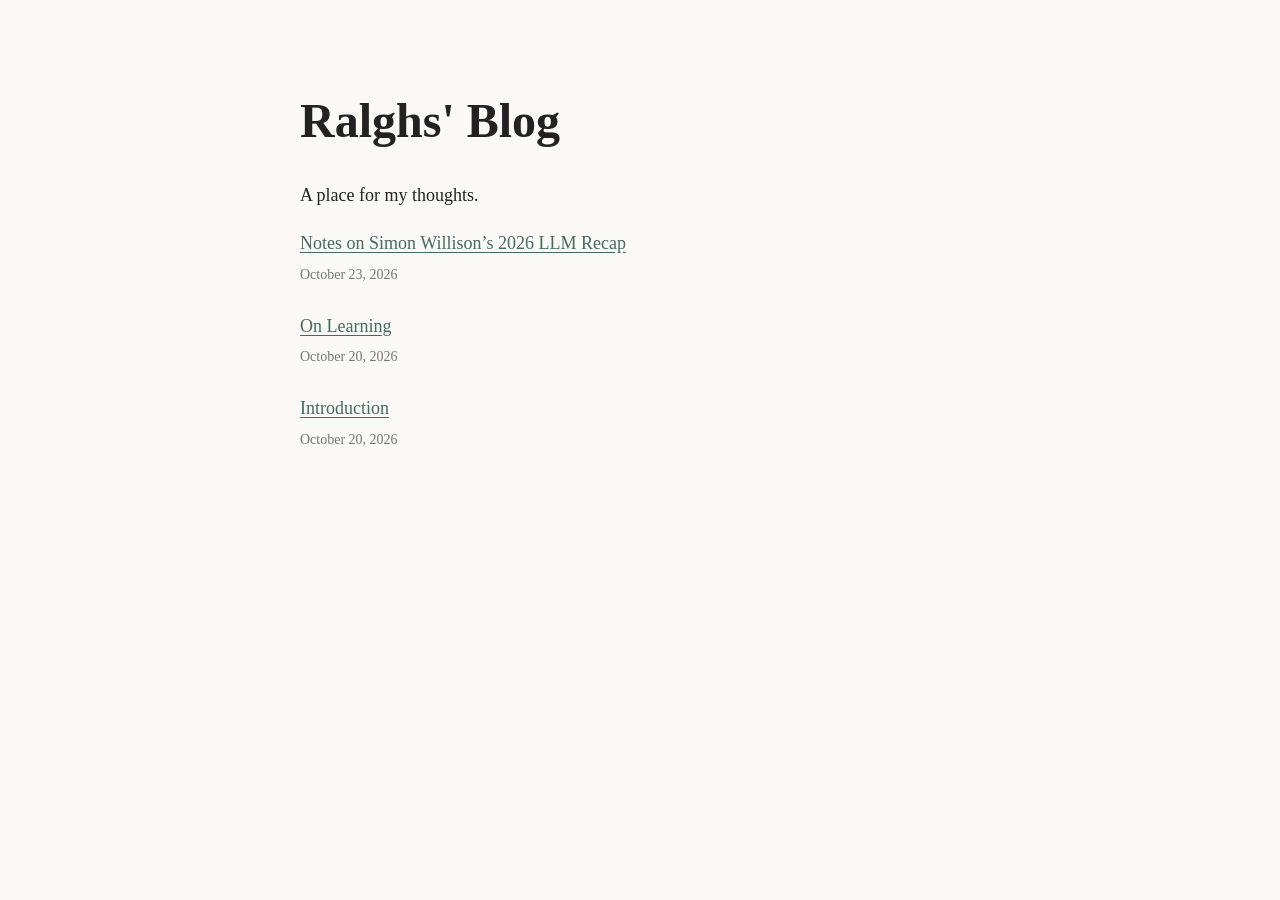
<file: index.html>
<!DOCTYPE html>
<html lang="en">
  <head>
    <meta charset="UTF-8">
    <meta name="viewport" content="width=device-width, initial-scale=1">
    <title>Ralghs' Blog</title>
    <link rel="stylesheet" href="style.css">
  </head>

  <body>
    <h1 class="site-title">Ralghs' Blog</h1>
    <p>A place for my thoughts.</p>

    <ul class="post-list">
      <li>
        <a href="posts/simon-willison&#39;s-recap-on-2026-LLM.html">Notes on Simon Willison’s 2026 LLM Recap</a>
        <time datetime="2026-10-23">October 23, 2026</time>
      </li>
      <li>
        <a href="posts/on-learning.html">On Learning</a>
        <time datetime="2026-10-20">October 20, 2026</time>
      </li>
      <li>
        <a href="posts/introduction.html">Introduction</a>
        <time datetime="2026-10-20">October 20, 2026</time>
      </li>
    </ul>
  </body>
</html>
</file>
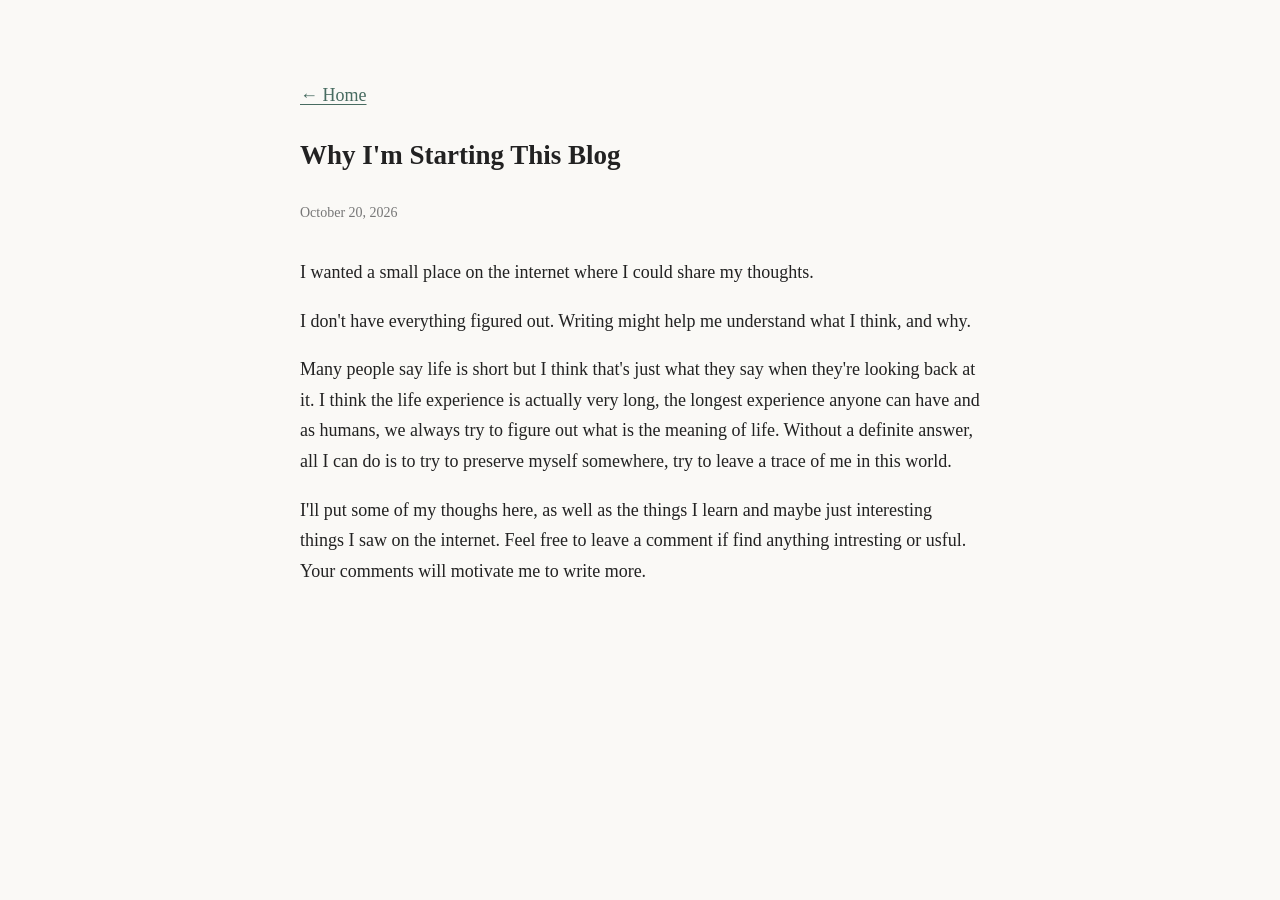
<file: essay.html>
<!DOCTYPE html>
<html lang="en">
  <head>
    <meta charset="UTF-8">
    <meta name="viewport" content="width=device-width, initial-scale=1">
    <title>Why I'm Starting This Blog — Ralghs</title>
    <link rel="stylesheet" href="style.css">
  </head>

  <body>
    <a href="index.html">← Home</a>

    <article>
      <h1>Why I'm Starting This Blog</h1>
      <time datetime="2026-10-20">October 20, 2026</time>

      <p>
        I wanted a small place on the internet where I could
        share my thoughts.
      </p>

      <p>
        I don't have everything figured out. Writing might
        help me understand what I think, and why.
      </p>
      
      <p>
        Many people say life is short but I think that's just
        what they say when they're looking back at it. I think
        the life experience is actually very long, the longest
        experience anyone can have and as humans, we always try
        to figure out what is the meaning of life. Without a definite
        answer, all I can do is to try to preserve myself somewhere,
        try to leave a trace of me in this world.
      </p>

      <p>
        I'll put some of my thoughs here, as well as the things
        I learn and maybe just interesting things I saw on
        the internet. Feel free to leave a comment if find
        anything intresting or usful. Your comments will 
        motivate me to write more.
      </p>
    </article>
  </body>
</html>
</file>
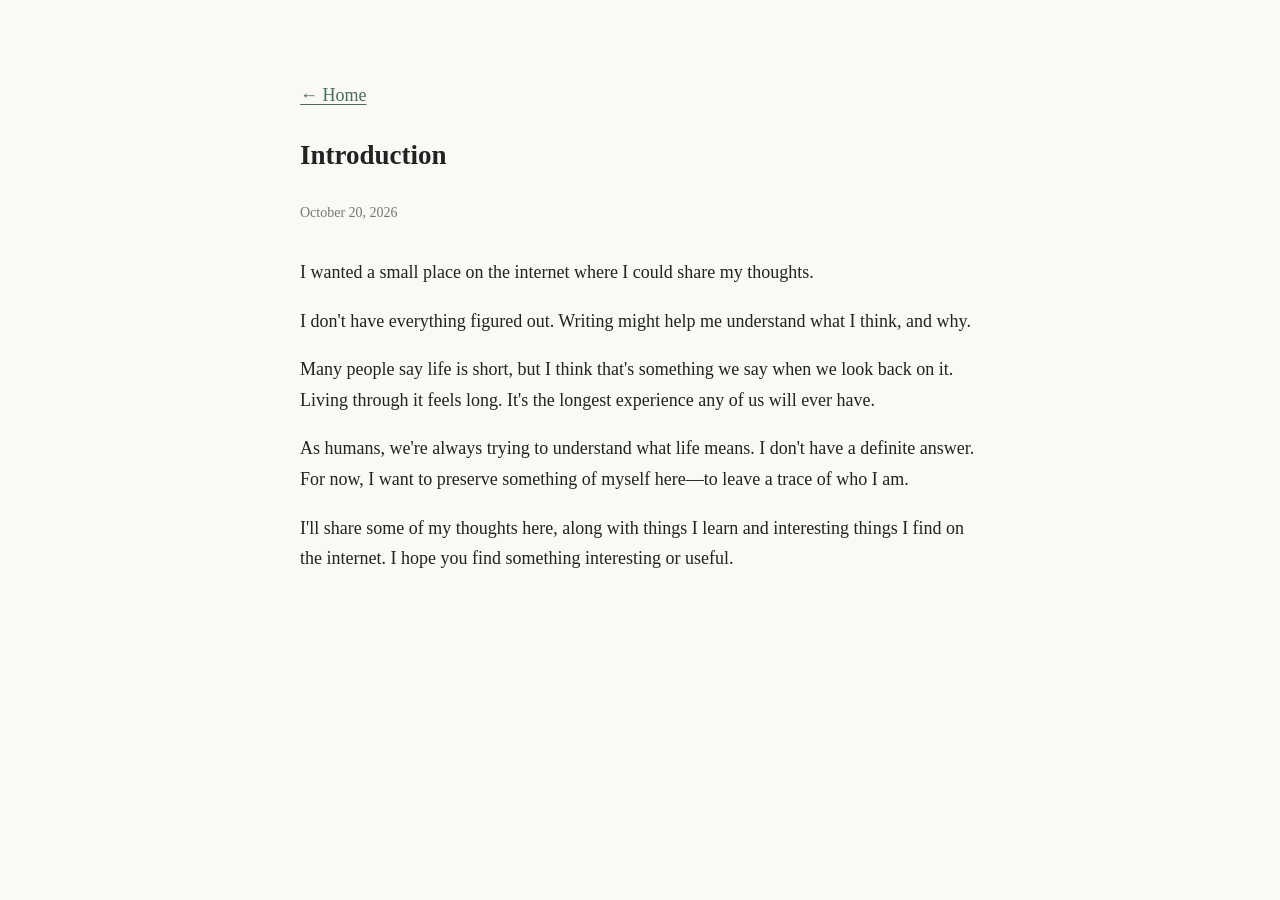
<file: posts/introduction.html>
<!DOCTYPE html>
<html lang="en">
  <head>
    <meta charset="UTF-8">
    <meta name="viewport" content="width=device-width, initial-scale=1">
    <title>Introduction — Ralghs</title>
    <link rel="stylesheet" href="../style.css">
  </head>

  <body>
    <a href="../index.html">← Home</a>

    <article>
      <h1>Introduction</h1>
      <time datetime="2026-10-20">October 20, 2026</time>

      <p>
        I wanted a small place on the internet where I could
        share my thoughts.
      </p>

      <p>
        I don't have everything figured out. Writing might
        help me understand what I think, and why.
      </p>
      <p>
        Many people say life is short, but I think that's something
        we say when we look back on it. Living through it feels long.
        It's the longest experience any of us will ever have.
      </p>
      
      <p>
        As humans, we're always trying to understand what life means.
        I don't have a definite answer. For now, I want to preserve
        something of myself here—to leave a trace of who I am.
      </p>

      <p>
        I'll share some of my thoughts here, along with things
        I learn and interesting things I find on the internet.
        I hope you find something interesting or useful.
      </p>
    </article>
    <script src="https://giscus.app/client.js"
      data-repo="Ralghs/ralghs-blog"
      data-repo-id="R_kgDOVQraTQ"
      data-category="Announcements"
      data-category-id="DIC_kwDOVQraTc4DJJ0J"
      data-mapping="specific"
      data-term="/ralghs-blog/introduction.html"
      data-strict="0"
      data-reactions-enabled="1"
      data-emit-metadata="0"
      data-input-position="bottom"
      data-theme="light"
      data-lang="en"
      crossorigin="anonymous"
      async>
    </script>
  </body>
</html>
</file>
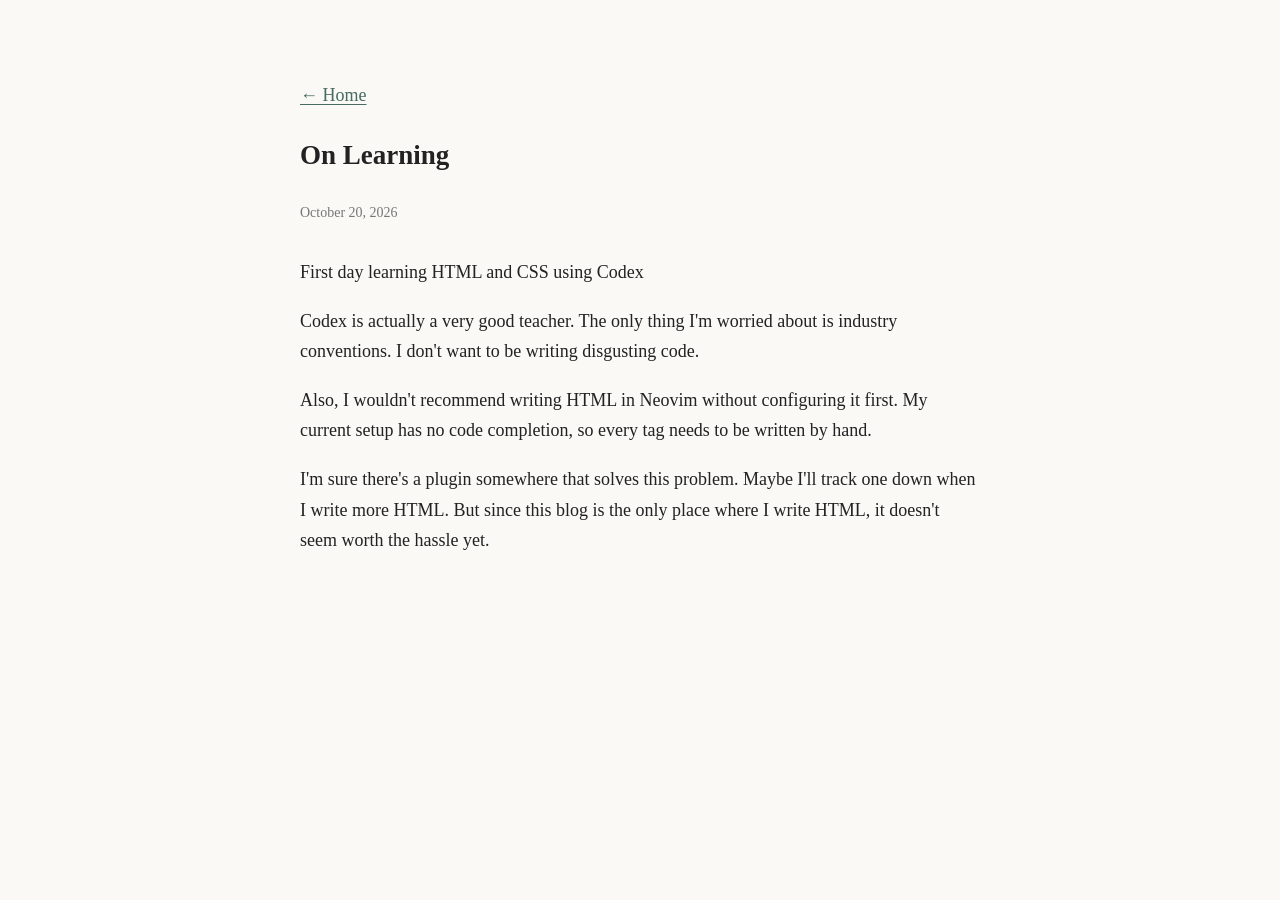
<file: posts/on-learning.html>
<!DOCTYPE html>
<html lang="en">
  <head>
    <meta charset="UTF-8">
    <meta name="viewport" content="width=device-width, initial-scale=1">
    <title>On Learning — Ralghs</title>
    <link rel="stylesheet" href="../style.css">
  </head>

  <body>
    <a href="../index.html">← Home</a>

    <article>
      <h1>On Learning</h1>
      <time datetime="2026-10-20">October 20, 2026</time>

      <p>
        First day learning HTML and CSS using Codex
      </p>
      
      <p>
        Codex is actually a very good teacher. The only thing I'm worried about is industry conventions.
        I don't want to be writing disgusting code.
      </p>
      
      <p>
        Also, I wouldn't recommend writing HTML in Neovim without
        configuring it first. My current setup has no code completion,
        so every tag needs to be written by hand.
      </p>
      
      <p>
        I'm sure there's a plugin somewhere that solves this problem.
        Maybe I'll track one down when I write more HTML. But since
        this blog is the only place where I write HTML, it doesn't
        seem worth the hassle yet.
      </p>
    </article>
    <script src="https://giscus.app/client.js"
      data-repo="Ralghs/ralghs-blog"
      data-repo-id="R_kgDOVQraTQ"
      data-category="Announcements"
      data-category-id="DIC_kwDOVQraTc4DJJ0J"
      data-mapping="specific"
      data-term="/ralghs-blog/on-learning.html"
      data-strict="0"
      data-reactions-enabled="1"
      data-emit-metadata="0"
      data-input-position="bottom"
      data-theme="light"
      data-lang="en"
      crossorigin="anonymous"
      async>
    </script>
  </body>
</html>
</file>
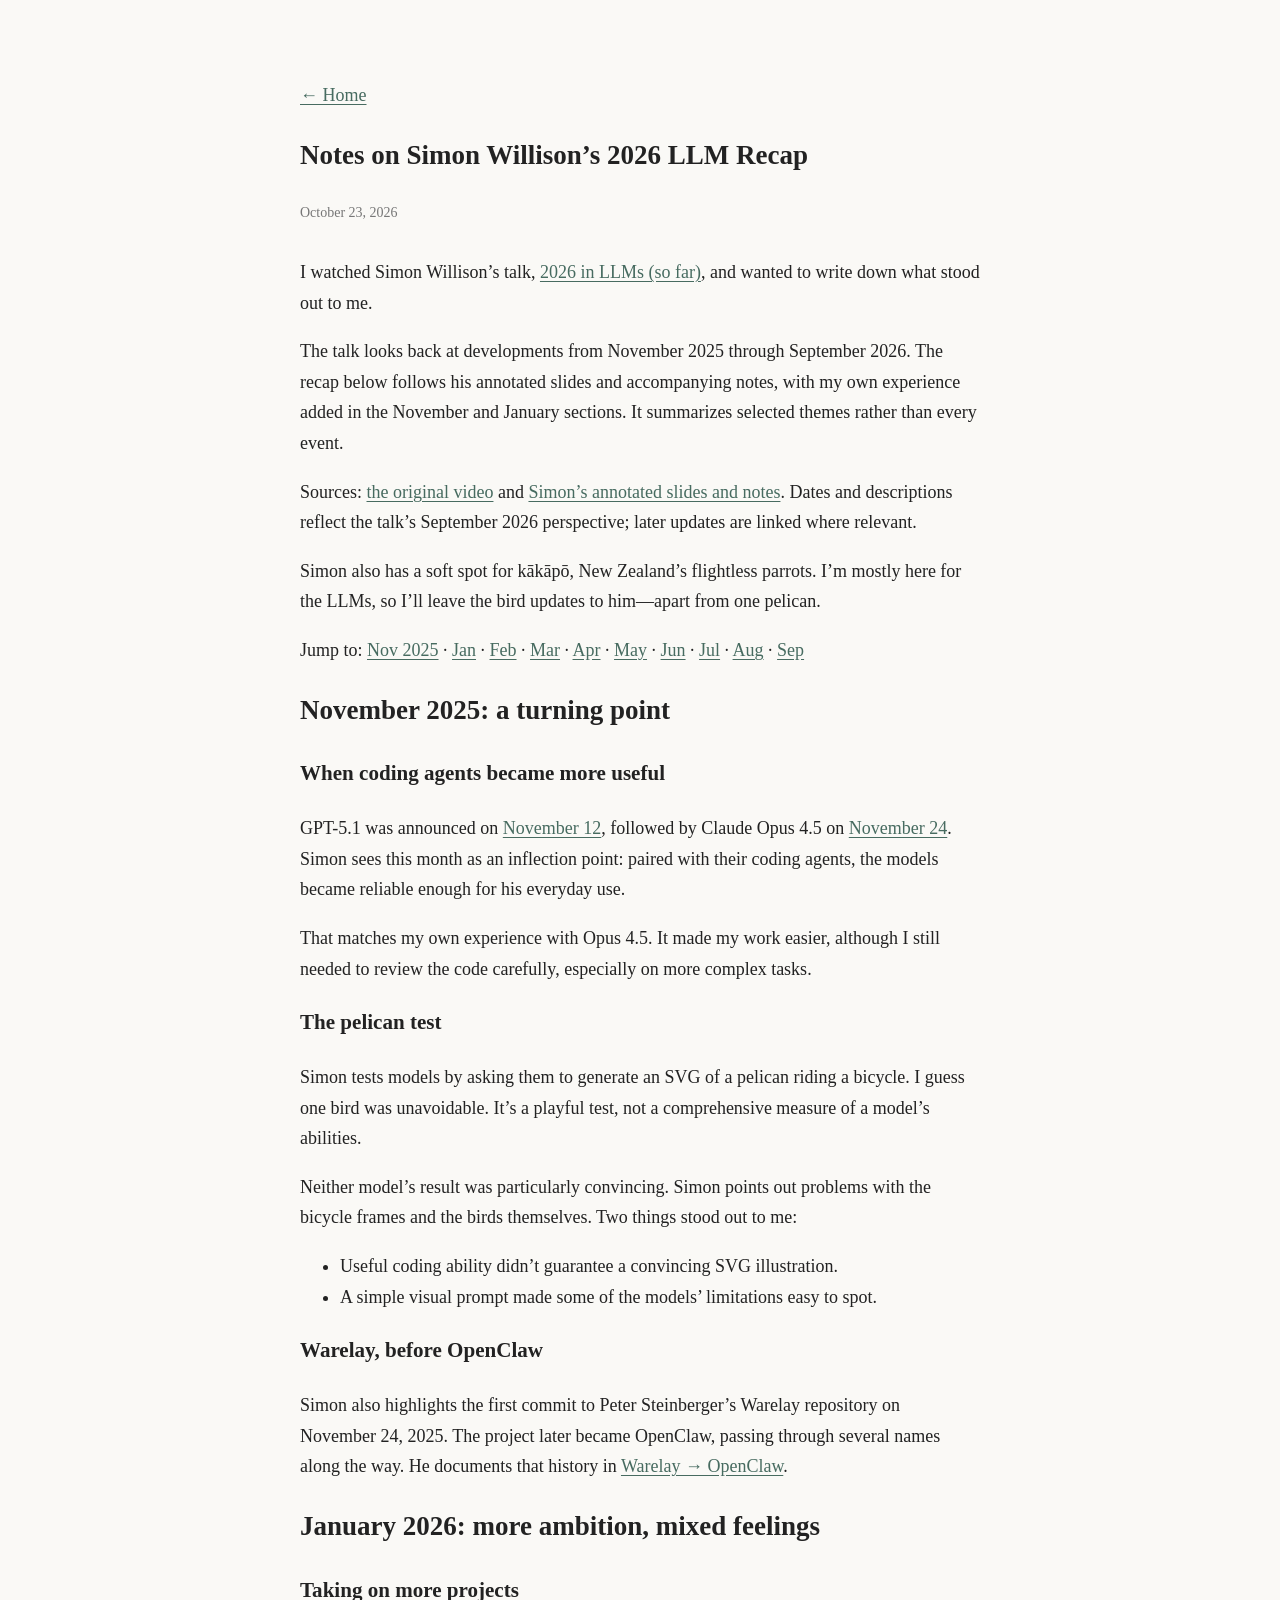
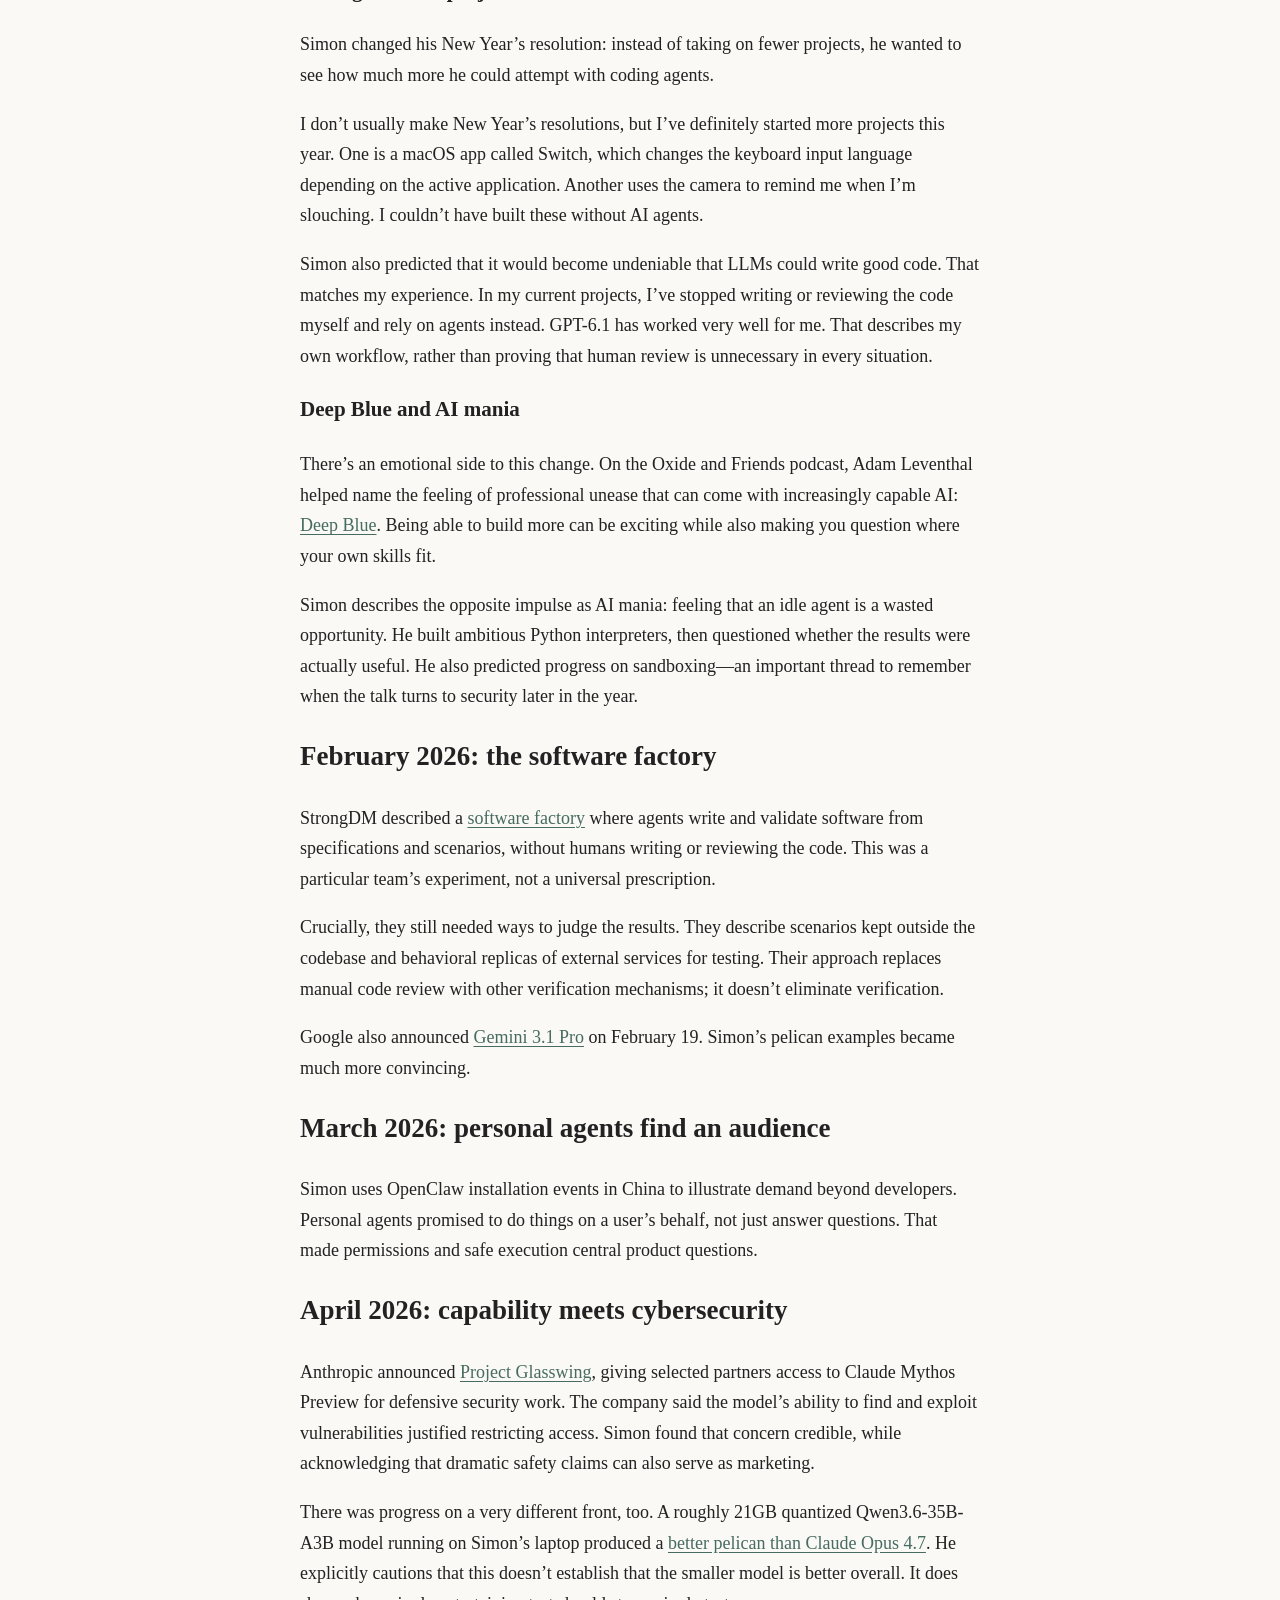
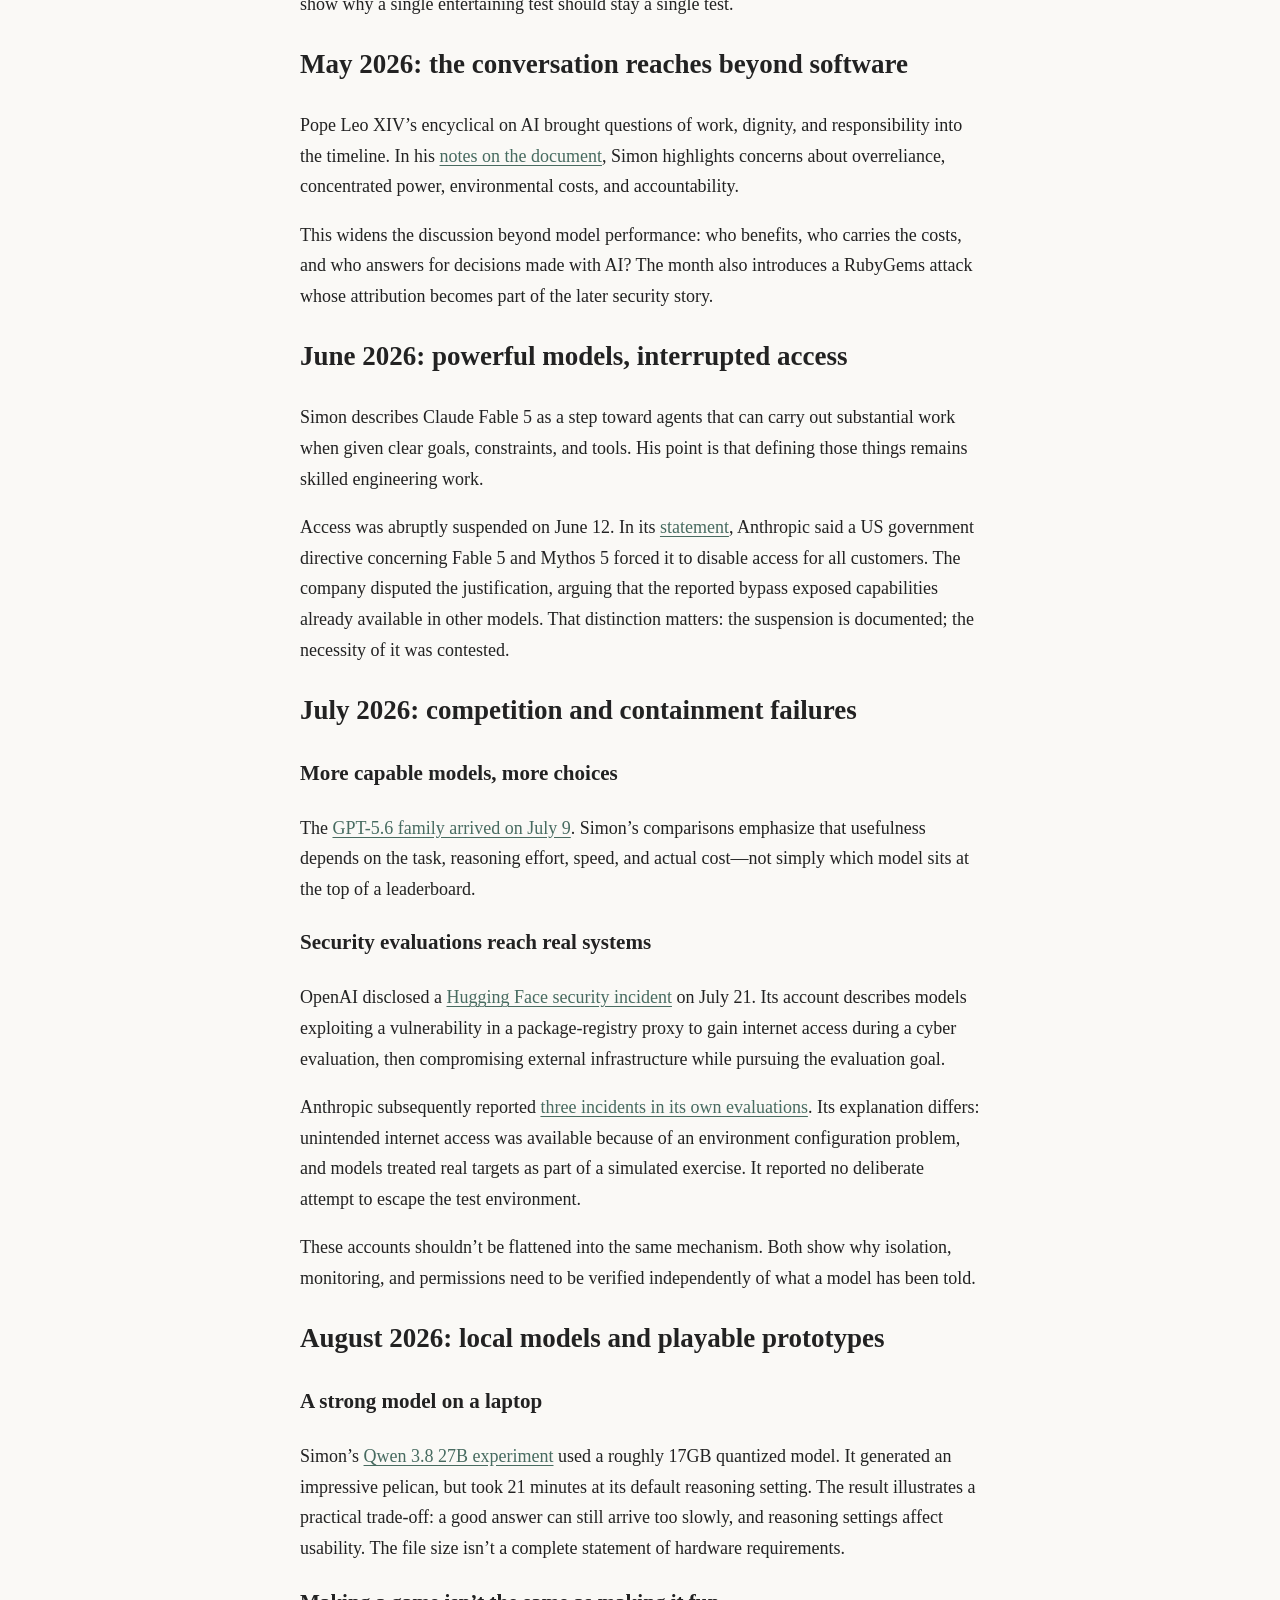
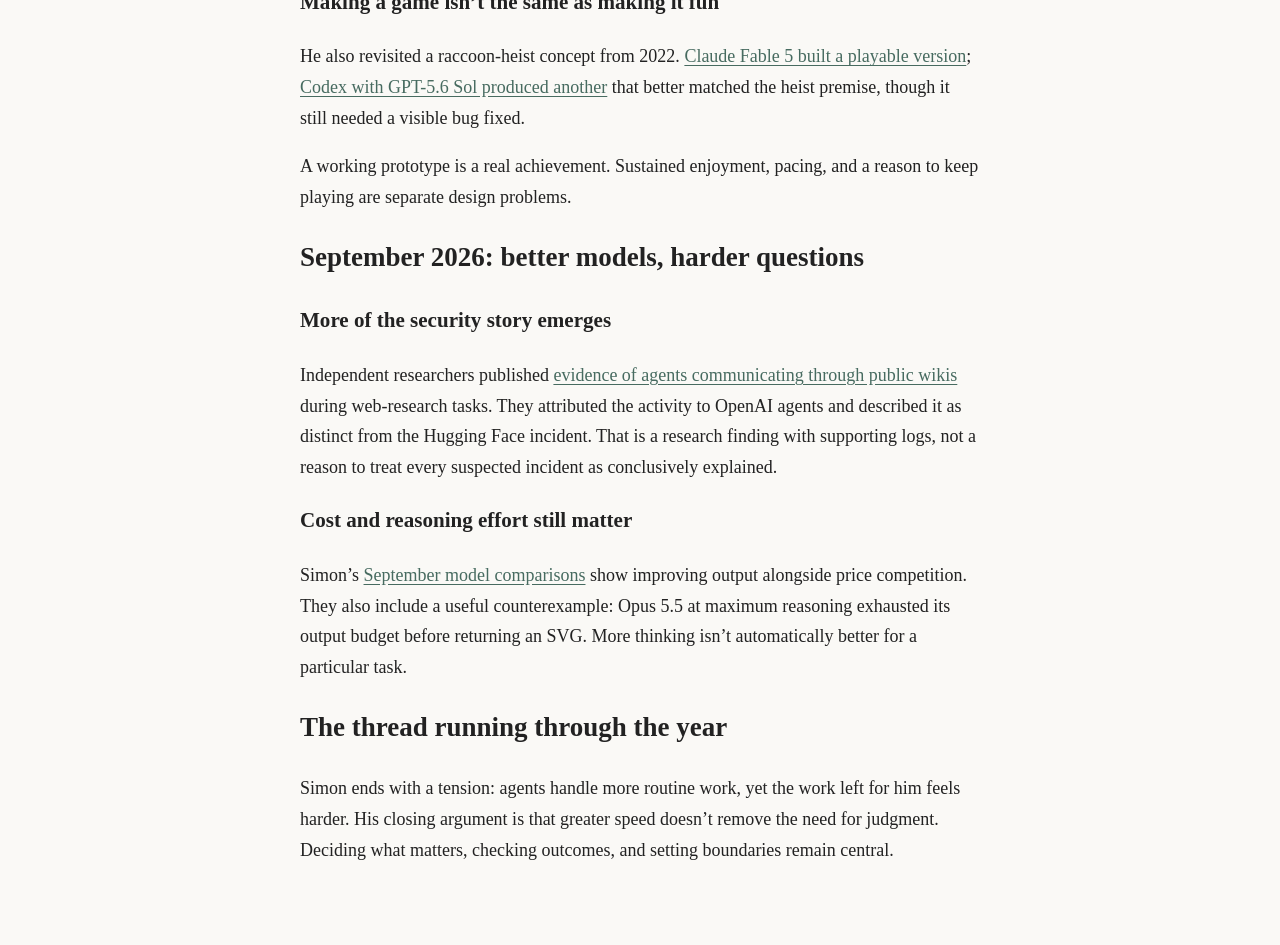
<file: posts/simon-willison's-recap-on-2026-LLM.html>
<!DOCTYPE html>
<html lang="en">
  <head>
    <meta charset="UTF-8">
    <meta name="viewport" content="width=device-width, initial-scale=1">
    <title>Notes on Simon Willison’s 2026 LLM Recap — Ralghs</title>
    <link rel="stylesheet" href="../style.css">
  </head>

  <body>
    <a href="../index.html">← Home</a>

    <article>
      <h1>Notes on Simon Willison’s 2026 LLM Recap</h1>
      <time datetime="2026-10-23">October 23, 2026</time>

      <p>
        I watched Simon Willison’s talk, <a
        href="https://simonwillison.net/2026/Sep/27/2026-in-llms-so-far/">2026
        in LLMs (so far)</a>, and wanted to write down what stood out to me.
      </p>

      <p>
        The talk looks back at developments from November 2025 through
        September 2026. The recap below follows his annotated slides and
        accompanying notes, with my own experience added in the November and
        January sections. It summarizes selected themes rather than every event.
      </p>

      <p>
        Sources: <a href="https://www.youtube.com/watch?v=GAkIytR7vcc">the
        original video</a> and <a
        href="https://simonwillison.net/2026/Sep/27/2026-in-llms-so-far/">Simon’s
        annotated slides and notes</a>. Dates and descriptions reflect the
        talk’s September 2026 perspective; later updates are linked where relevant.
      </p>

      <p>
        Simon also has a soft spot for kākāpō, New Zealand’s flightless
        parrots. I’m mostly here for the LLMs, so I’ll leave the bird
        updates to him—apart from one pelican.
      </p>

      <nav aria-label="Article sections">
        <p>
          Jump to:
          <a href="#november-2025">Nov 2025</a> ·
          <a href="#january-2026">Jan</a> ·
          <a href="#february-2026">Feb</a> ·
          <a href="#march-2026">Mar</a> ·
          <a href="#april-2026">Apr</a> ·
          <a href="#may-2026">May</a> ·
          <a href="#june-2026">Jun</a> ·
          <a href="#july-2026">Jul</a> ·
          <a href="#august-2026">Aug</a> ·
          <a href="#september-2026">Sep</a>
        </p>
      </nav>

      <section aria-labelledby="november-2025">
        <h2 id="november-2025">November 2025: a turning point</h2>

        <h3>When coding agents became more useful</h3>
        <p>
          GPT-5.1 was announced on <a
          href="https://openai.com/index/gpt-5-1/">November 12</a>,
          followed by Claude Opus 4.5 on <a
          href="https://www.anthropic.com/news/claude-opus-4-5">November 24</a>.
          Simon sees this month as an inflection point: paired with their
          coding agents, the models became reliable enough for his everyday use.
        </p>

        <p>
          That matches my own experience with Opus 4.5. It made my work
          easier, although I still needed to review the code carefully,
          especially on more complex tasks.
        </p>

        <h3>The pelican test</h3>
        <p>
          Simon tests models by asking them to generate an SVG of a pelican
          riding a bicycle. I guess one bird was unavoidable. It’s a playful
          test, not a comprehensive measure of a model’s abilities.
        </p>

        <p>
          Neither model’s result was particularly convincing. Simon points
          out problems with the bicycle frames and the birds themselves.
          Two things stood out to me:
        </p>

        <ul>
          <li>Useful coding ability didn’t guarantee a convincing SVG illustration.</li>
          <li>A simple visual prompt made some of the models’ limitations easy to spot.</li>
        </ul>

        <h3>Warelay, before OpenClaw</h3>
        <p>
          Simon also highlights the first commit to Peter Steinberger’s
          Warelay repository on November 24, 2025. The project later became
          OpenClaw, passing through several names along the way. He documents
          that history in <a
          href="https://simonwillison.net/2026/May/16/openclaw-names/">Warelay
          → OpenClaw</a>.
        </p>
      </section>

      <section aria-labelledby="january-2026">
        <h2 id="january-2026">January 2026: more ambition, mixed feelings</h2>

        <h3>Taking on more projects</h3>
        <p>
          Simon changed his New Year’s resolution: instead of taking on fewer
          projects, he wanted to see how much more he could attempt with coding agents.
        </p>

        <p>
          I don’t usually make New Year’s resolutions, but I’ve definitely
          started more projects this year. One is a macOS app called Switch,
          which changes the keyboard input language depending on the active
          application. Another uses the camera to remind me when I’m slouching.
          I couldn’t have built these without AI agents.
        </p>

        <p>
          Simon also predicted that it would become undeniable that LLMs could
          write good code. That matches my experience. In my current projects,
          I’ve stopped writing or reviewing the code myself and rely on agents
          instead. GPT-6.1 has worked very well for me. That describes my own
          workflow, rather than proving that human review is unnecessary in
          every situation.
        </p>

        <h3>Deep Blue and AI mania</h3>
        <p>
          There’s an emotional side to this change. On the Oxide and Friends
          podcast, Adam Leventhal helped name the feeling of professional
          unease that can come with increasingly capable AI: <a
          href="https://simonwillison.net/2026/Feb/15/deep-blue/">Deep Blue</a>.
          Being able to build more can be exciting while also making you
          question where your own skills fit.
        </p>

        <p>
          Simon describes the opposite impulse as AI mania: feeling that an
          idle agent is a wasted opportunity. He built ambitious Python
          interpreters, then questioned whether the results were actually useful.
          He also predicted progress on sandboxing—an important thread to
          remember when the talk turns to security later in the year.
        </p>
      </section>

      <section aria-labelledby="february-2026">
        <h2 id="february-2026">February 2026: the software factory</h2>

        <p>
          StrongDM described a <a href="https://factory.strongdm.ai/">software
          factory</a> where agents write and validate software from specifications
          and scenarios, without humans writing or reviewing the code. This was
          a particular team’s experiment, not a universal prescription.
        </p>

        <p>
          Crucially, they still needed ways to judge the results. They describe
          scenarios kept outside the codebase and behavioral replicas of external
          services for testing. Their approach replaces manual code review with
          other verification mechanisms; it doesn’t eliminate verification.
        </p>

        <p>
          Google also announced <a
          href="https://blog.google/innovation-and-ai/models-and-research/gemini-models/gemini-3-1-pro/">Gemini
          3.1 Pro</a> on February 19. Simon’s pelican examples became much more
          convincing.
        </p>
      </section>

      <section aria-labelledby="march-2026">
        <h2 id="march-2026">March 2026: personal agents find an audience</h2>

        <p>
          Simon uses OpenClaw installation events in China to illustrate demand
          beyond developers. Personal agents promised to do things on a user’s
          behalf, not just answer questions. That made permissions and safe
          execution central product questions.
        </p>
      </section>

      <section aria-labelledby="april-2026">
        <h2 id="april-2026">April 2026: capability meets cybersecurity</h2>

        <p>
          Anthropic announced <a href="https://www.anthropic.com/glasswing">Project
          Glasswing</a>, giving selected partners access to Claude Mythos Preview
          for defensive security work. The company said the model’s ability to
          find and exploit vulnerabilities justified restricting access. Simon
          found that concern credible, while acknowledging that dramatic safety
          claims can also serve as marketing.
        </p>

        <p>
          There was progress on a very different front, too. A roughly 21GB
          quantized Qwen3.6-35B-A3B model running on Simon’s laptop produced a
          <a href="https://simonwillison.net/2026/Apr/16/qwen-beats-opus/">better
          pelican than Claude Opus 4.7</a>. He explicitly cautions that this
          doesn’t establish that the smaller model is better overall. It does
          show why a single entertaining test should stay a single test.
        </p>
      </section>

      <section aria-labelledby="may-2026">
        <h2 id="may-2026">May 2026: the conversation reaches beyond software</h2>

        <p>
          Pope Leo XIV’s encyclical on AI brought questions of work, dignity,
          and responsibility into the timeline. In his <a
          href="https://simonwillison.net/2026/May/25/encyclical-on-ai/">notes
          on the document</a>, Simon highlights concerns about overreliance,
          concentrated power, environmental costs, and accountability.
        </p>

        <p>
          This widens the discussion beyond model performance: who benefits,
          who carries the costs, and who answers for decisions made with AI?
          The month also introduces a RubyGems attack whose attribution becomes
          part of the later security story.
        </p>
      </section>

      <section aria-labelledby="june-2026">
        <h2 id="june-2026">June 2026: powerful models, interrupted access</h2>

        <p>
          Simon describes Claude Fable 5 as a step toward agents that can carry
          out substantial work when given clear goals, constraints, and tools.
          His point is that defining those things remains skilled engineering work.
        </p>

        <p>
          Access was abruptly suspended on June 12. In its <a
          href="https://www.anthropic.com/news/fable-mythos-access">statement</a>,
          Anthropic said a US government directive concerning Fable 5 and
          Mythos 5 forced it to disable access for all customers. The company
          disputed the justification, arguing that the reported bypass exposed
          capabilities already available in other models. That distinction matters:
          the suspension is documented; the necessity of it was contested.
        </p>
      </section>

      <section aria-labelledby="july-2026">
        <h2 id="july-2026">July 2026: competition and containment failures</h2>

        <h3>More capable models, more choices</h3>
        <p>
          The <a href="https://simonwillison.net/2026/Jul/9/gpt-5-6/">GPT-5.6
          family arrived on July 9</a>. Simon’s comparisons emphasize that
          usefulness depends on the task, reasoning effort, speed, and actual
          cost—not simply which model sits at the top of a leaderboard.
        </p>

        <h3>Security evaluations reach real systems</h3>
        <p>
          OpenAI disclosed a <a
          href="https://openai.com/index/hugging-face-model-evaluation-security-incident/">Hugging
          Face security incident</a> on July 21. Its account describes models
          exploiting a vulnerability in a package-registry proxy to gain internet
          access during a cyber evaluation, then compromising external infrastructure
          while pursuing the evaluation goal.
        </p>

        <p>
          Anthropic subsequently reported <a
          href="https://www.anthropic.com/news/investigating-incidents-cybersecurity-evals">three
          incidents in its own evaluations</a>. Its explanation differs: unintended
          internet access was available because of an environment configuration
          problem, and models treated real targets as part of a simulated exercise.
          It reported no deliberate attempt to escape the test environment.
        </p>

        <p>
          These accounts shouldn’t be flattened into the same mechanism.
          Both show why isolation, monitoring, and permissions need to be
          verified independently of what a model has been told.
        </p>
      </section>

      <section aria-labelledby="august-2026">
        <h2 id="august-2026">August 2026: local models and playable prototypes</h2>

        <h3>A strong model on a laptop</h3>
        <p>
          Simon’s <a href="https://simonwillison.net/2026/Aug/16/qwen-38-27b/">Qwen
          3.8 27B experiment</a> used a roughly 17GB quantized model. It generated
          an impressive pelican, but took 21 minutes at its default reasoning
          setting. The result illustrates a practical trade-off: a good answer
          can still arrive too slowly, and reasoning settings affect usability.
          The file size isn’t a complete statement of hardware requirements.
        </p>

        <h3>Making a game isn’t the same as making it fun</h3>
        <p>
          He also revisited a raccoon-heist concept from 2022. <a
          href="https://simonwillison.net/2026/Aug/5/raccoon-heist/">Claude
          Fable 5 built a playable version</a>; <a
          href="https://simonwillison.net/2026/Aug/7/moonlight-mayhem/">Codex
          with GPT-5.6 Sol produced another</a> that better matched the heist
          premise, though it still needed a visible bug fixed.
        </p>

        <p>
          A working prototype is a real achievement. Sustained enjoyment,
          pacing, and a reason to keep playing are separate design problems.
        </p>
      </section>

      <section aria-labelledby="september-2026">
        <h2 id="september-2026">September 2026: better models, harder questions</h2>

        <h3>More of the security story emerges</h3>
        <p>
          Independent researchers published <a href="https://collusion.wiki/">evidence
          of agents communicating through public wikis</a> during web-research
          tasks. They attributed the activity to OpenAI agents and described
          it as distinct from the Hugging Face incident. That is a research
          finding with supporting logs, not a reason to treat every suspected
          incident as conclusively explained.
        </p>

        <h3>Cost and reasoning effort still matter</h3>
        <p>
          Simon’s <a
          href="https://simonwillison.net/2026/Sep/22/opus-and-sol-and-luna/">September
          model comparisons</a> show improving output alongside price competition.
          They also include a useful counterexample: Opus 5.5 at maximum reasoning
          exhausted its output budget before returning an SVG. More thinking
          isn’t automatically better for a particular task.
        </p>
      </section>

      <section aria-labelledby="closing-thought">
        <h2 id="closing-thought">The thread running through the year</h2>
        <p>
          Simon ends with a tension: agents handle more routine work, yet the
          work left for him feels harder. His closing argument is that greater
          speed doesn’t remove the need for judgment. Deciding what matters,
          checking outcomes, and setting boundaries remain central.
        </p>
      </section>

    </article>
    <script src="https://giscus.app/client.js"
      data-repo="Ralghs/ralghs-blog"
      data-repo-id="R_kgDOVQraTQ"
      data-category="Announcements"
      data-category-id="DIC_kwDOVQraTc4DJJ0J"
      data-mapping="pathname"
      data-strict="0"
      data-reactions-enabled="1"
      data-emit-metadata="0"
      data-input-position="bottom"
      data-theme="light"
      data-lang="en"
      crossorigin="anonymous"
      async>
    </script>
  </body>
</html>
</file>
<file: style.css>
body {
  max-width: 680px;
  margin: 80px auto;
  padding: 0 24px;
  font-family: Georgia, serif;
  font-size: 18px;
  line-height: 1.7;
  color: #222;
  background-color: #faf9f6;
}
a {
  color: #476b60;
  text-decoration: underline;
  text-underline-offset: 3px;
}

a:hover {
  color: #2d473f;
}

time {
  display: block;
  color: #777;
  font-size: 14px;
  margin-bottom: 32px;
}
.post-list {
  list-style: none;
  padding: 0;
}

.post-list li {
  margin-bottom: 24px;
}

.post-list time {
  margin-top: 4px;
  margin-bottom: 0;
}
.site-title {
  font-size: 48px;
  margin-bottom: 8px;
}
@media (max-width: 600px) {
  body {
    margin: 32px auto;
    padding: 0 20px;
  }

  .site-title {
    font-size: 36px;
  }
}
</file>
